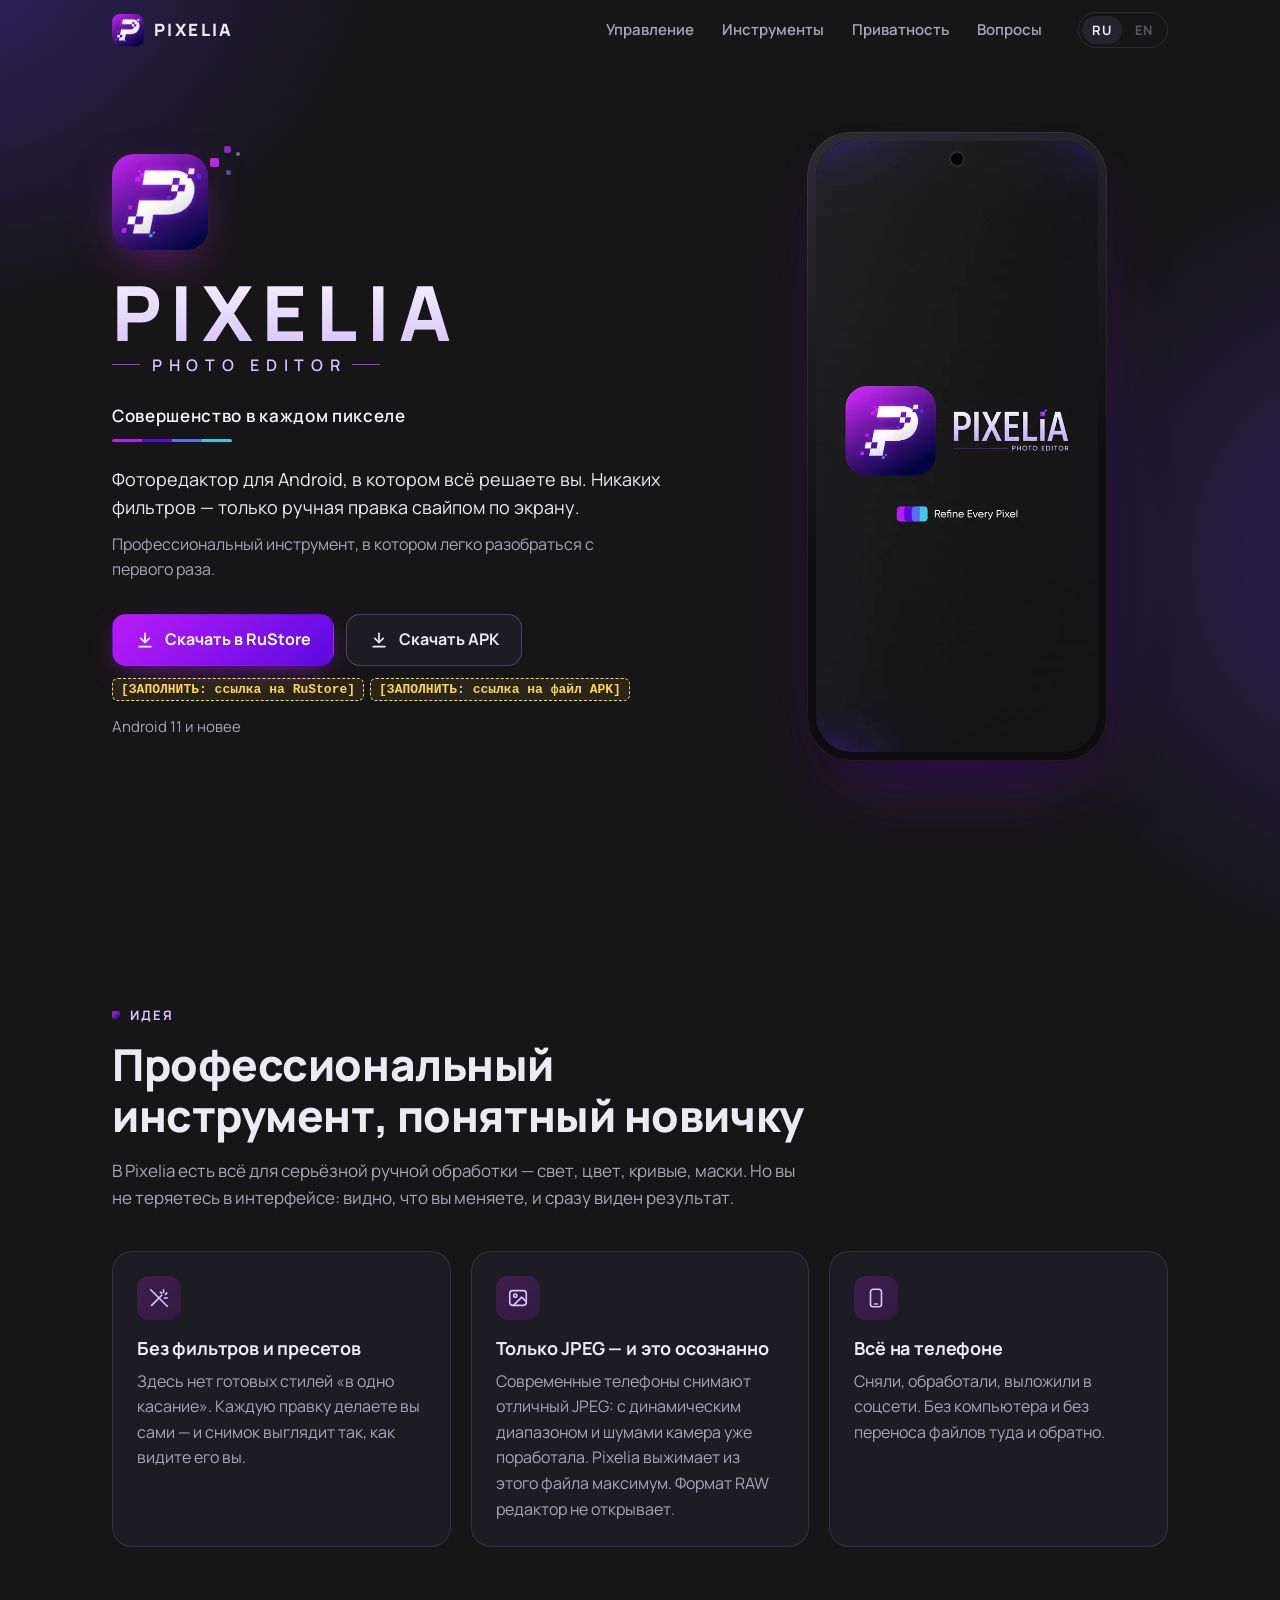
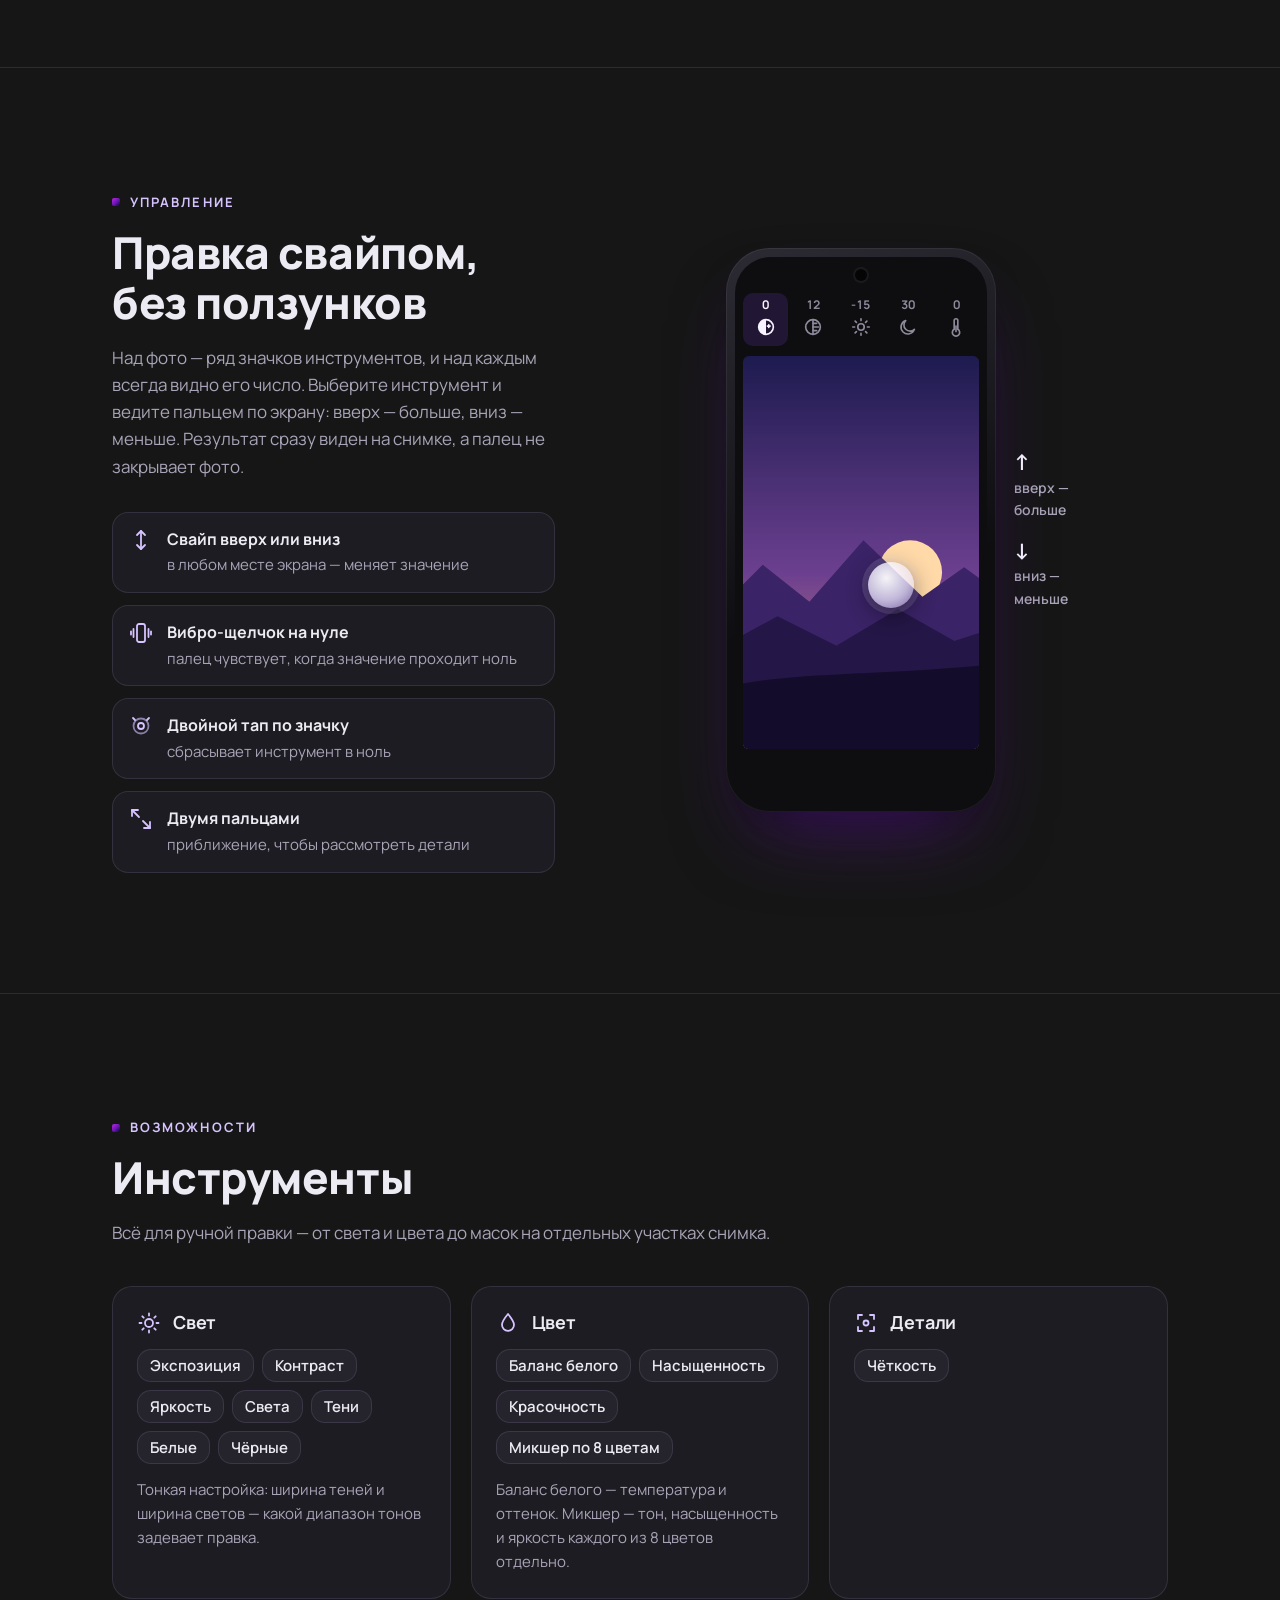
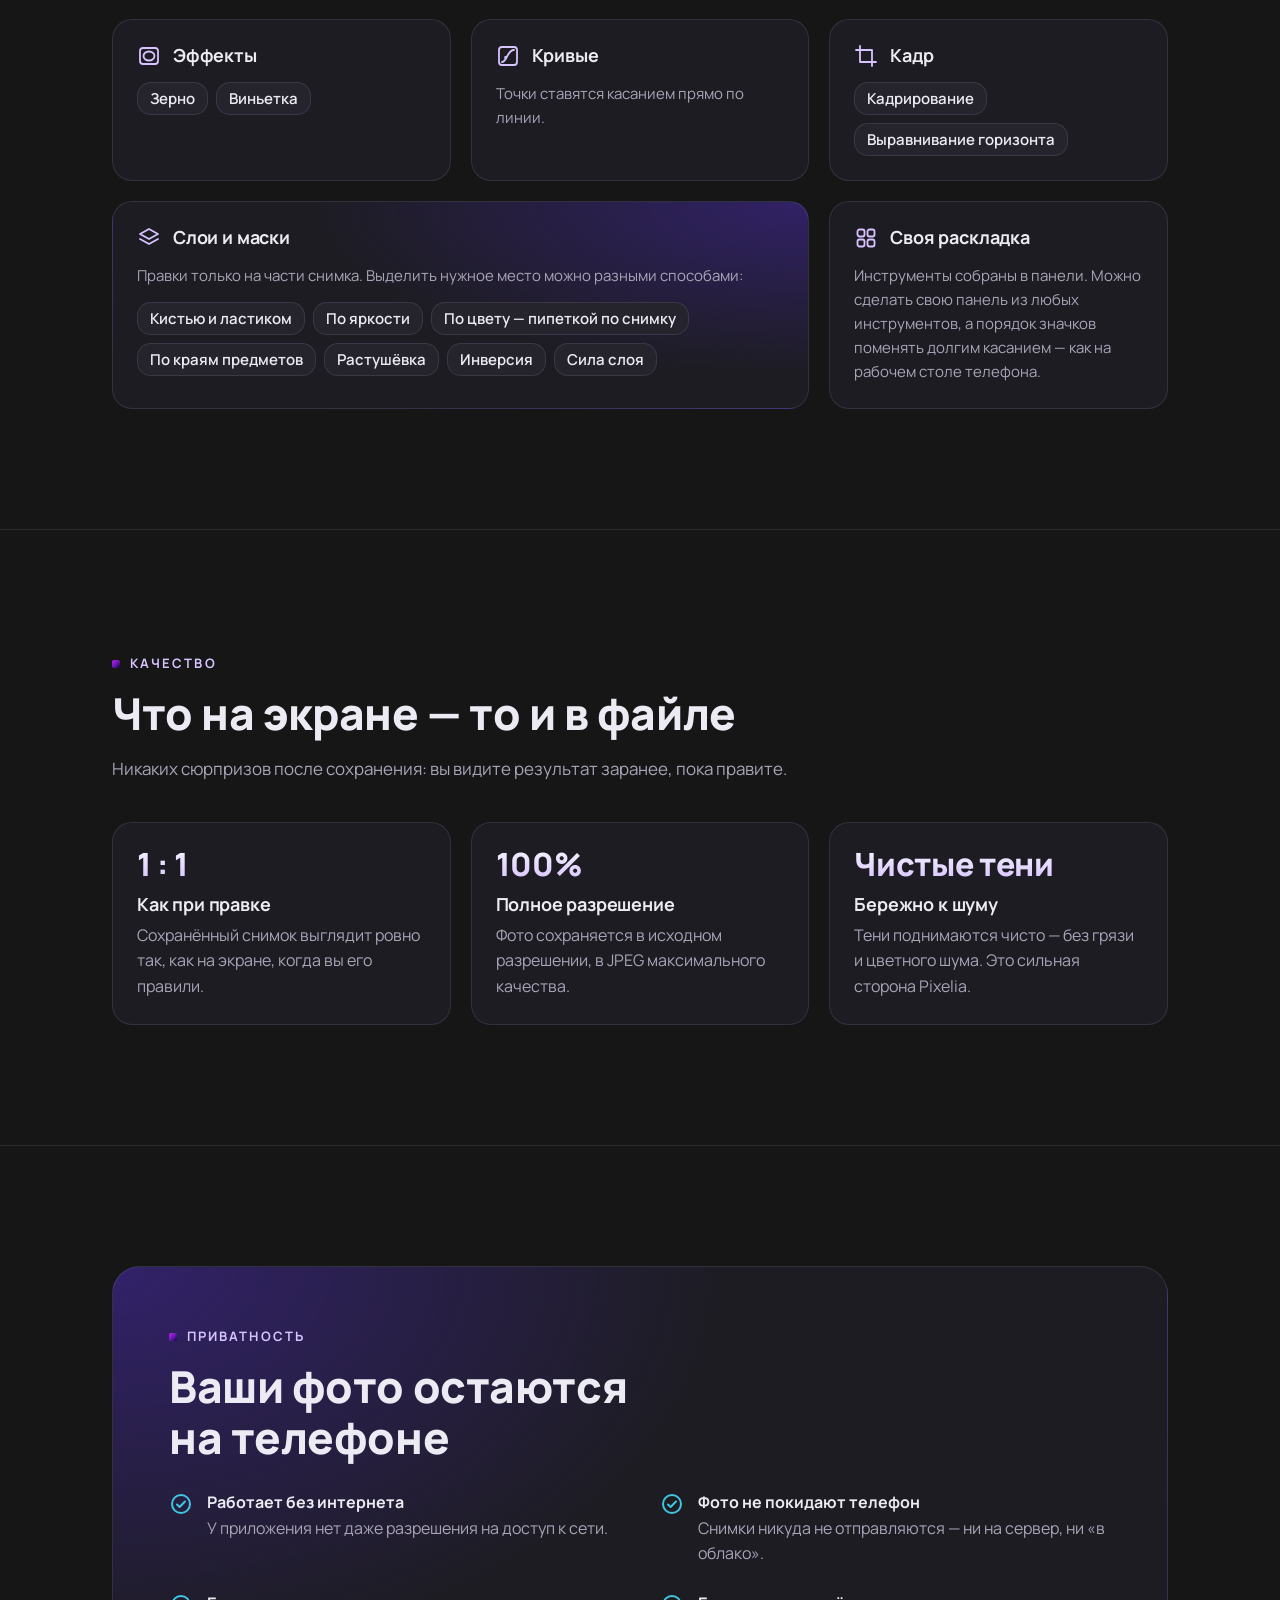
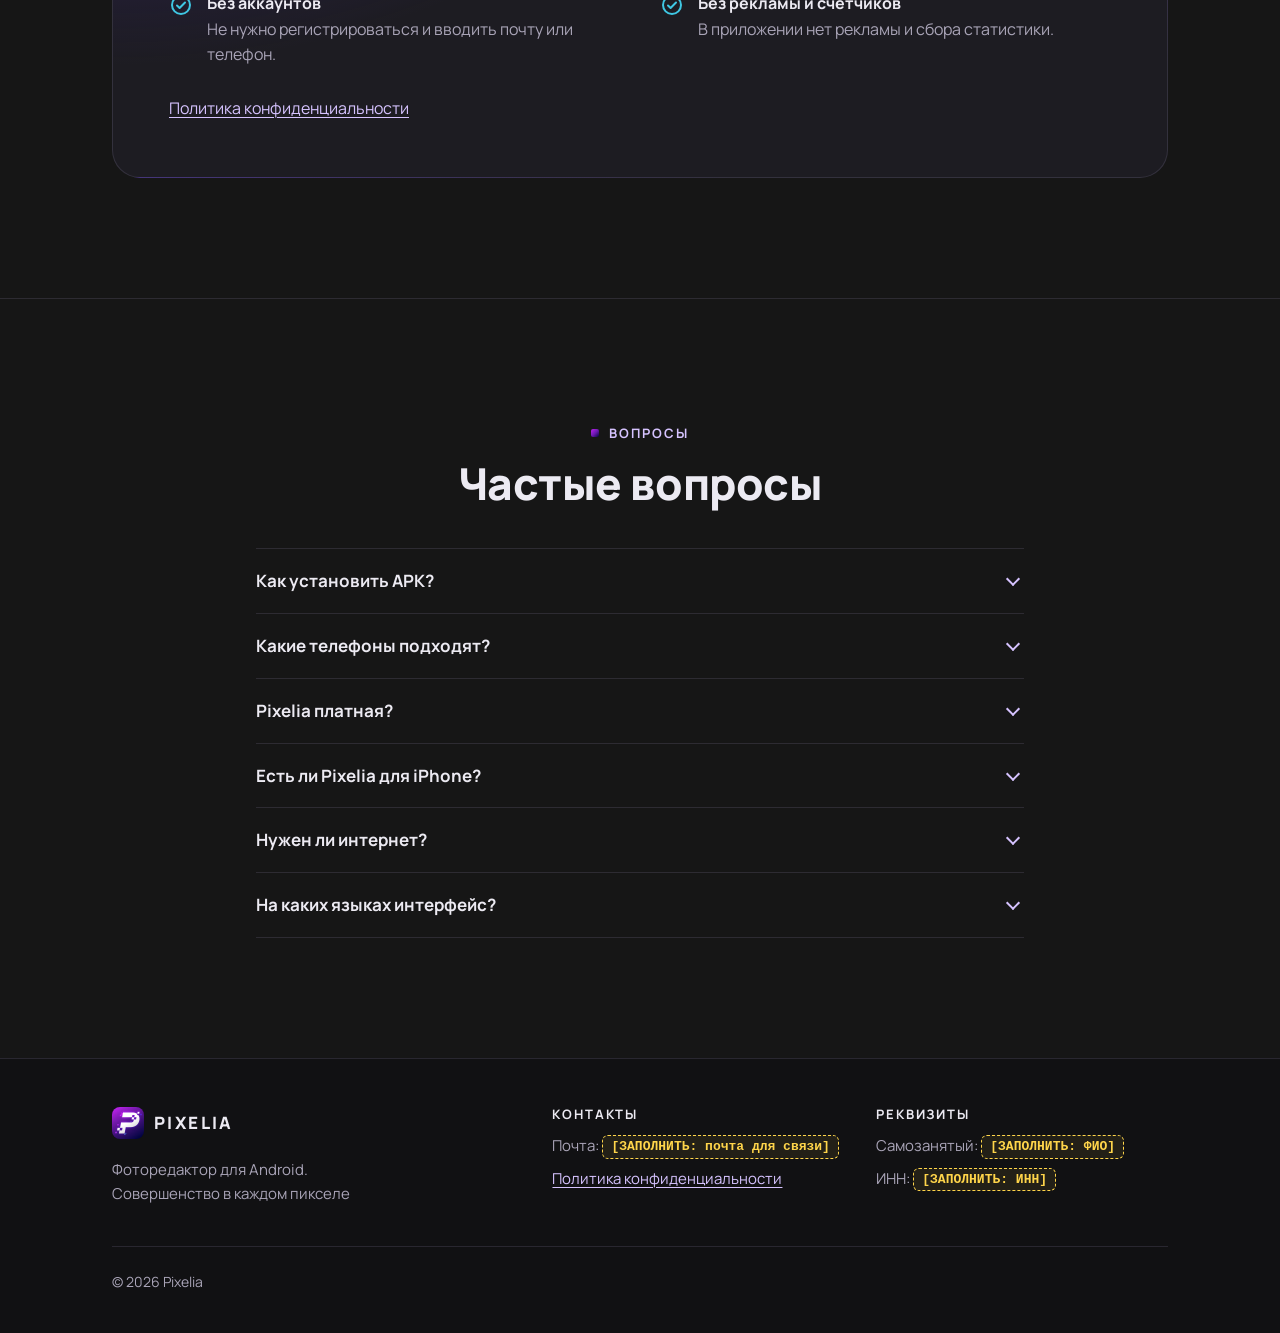
<file: index.html>
<!DOCTYPE html>
<html lang="ru">
<head>
  <meta charset="utf-8">
  <meta name="viewport" content="width=device-width, initial-scale=1">
  <title>Pixelia — фоторедактор для Android</title>
  <meta name="description" content="Pixelia — фоторедактор для Android без фильтров и пресетов. Ручная правка JPEG свайпом по экрану: свет, цвет, кривые, маски. Работает без интернета, фото остаются на телефоне.">
  <meta name="theme-color" content="#161616">

  <link rel="icon" href="favicon.ico" sizes="32x32">
  <link rel="icon" href="img/icon-192.png" type="image/png" sizes="192x192">
  <link rel="apple-touch-icon" href="img/apple-touch-icon.png">
  <link rel="manifest" href="site.webmanifest">

  <link rel="preload" href="fonts/manrope/manrope-cyrillic-wght-normal.woff2" as="font" type="font/woff2" crossorigin>
  <link rel="stylesheet" href="css/style.css">

  <!-- Превью ссылки для VK и Telegram. Адрес картинки обязан быть полным — поменять при переезде на домен (см. TODO.md). -->
  <meta property="og:type" content="website">
  <meta property="og:site_name" content="Pixelia">
  <meta property="og:locale" content="ru_RU">
  <meta property="og:title" content="Pixelia — фоторедактор для Android">
  <meta property="og:description" content="Ручная правка фото свайпом по экрану, без фильтров и пресетов. Работает без интернета — фото остаются на телефоне.">
  <meta property="og:image" content="https://alekseyvergazov.github.io/pixelia-site/img/og-image.jpg">
  <meta property="og:image:type" content="image/jpeg">
  <meta property="og:image:width" content="1200">
  <meta property="og:image:height" content="630">
  <meta property="og:image:alt" content="Pixelia — Photo Editor. Refine Every Pixel">
  <meta name="twitter:card" content="summary_large_image">

  <script src="js/main.js" defer></script>
</head>
<body>
  <a class="skip-link" href="#main">К содержанию</a>

  <header class="site-header">
    <div class="wrap site-header__inner">
      <a class="brand" href="./" aria-label="Pixelia — на главную">
        <picture>
          <source srcset="img/app-icon-256.webp" type="image/webp">
          <img src="img/app-icon-256.png" width="32" height="32" alt="">
        </picture>
        Pixelia
      </a>
      <nav class="site-nav" aria-label="Разделы">
        <a href="#swipe">Управление</a>
        <a href="#tools">Инструменты</a>
        <a href="#privacy">Приватность</a>
        <a href="#faq">Вопросы</a>
      </nav>
      <!-- Переключатель языка. Английская версия появится на этапе 2 — тогда EN станет ссылкой на en/ -->
      <nav class="lang" aria-label="Язык сайта">
        <span aria-current="page" lang="ru">RU</span>
        <span class="lang__soon" lang="en" title="English version coming soon">EN</span>
      </nav>
    </div>
  </header>

  <main id="main">

    <!-- ===== Первый экран ===== -->
    <section class="hero" aria-labelledby="hero-title">
      <div class="wrap hero__grid">
        <div class="hero__text">
          <div class="hero__icon">
            <picture>
              <source srcset="img/app-icon-256.webp" type="image/webp">
              <img src="img/app-icon-256.png" width="96" height="96" alt="Значок приложения Pixelia">
            </picture>
            <span class="pixels" aria-hidden="true"><i></i><i></i><i></i><i></i></span>
          </div>

          <h1 class="lockup" id="hero-title">
            <span class="lockup__name">Pixelia</span>
            <span class="lockup__sub">PHOTO EDITOR</span>
          </h1>

          <!-- Слоган: «Refine Every Pixel» в русской версии -->
          <p class="slogan">Совершенство в&nbsp;каждом пикселе</p>

          <p class="hero__lead">Фоторедактор для Android, в котором всё решаете вы. Никаких фильтров&nbsp;— только ручная правка свайпом по экрану.</p>
          <p class="hero__lead">Профессиональный инструмент, в котором легко разобраться с первого раза.</p>

          <div id="download">
            <div class="download">
              <!-- [ЗАПОЛНИТЬ] Когда появится ссылка: заменить aria-disabled="true" на href="…" и убрать заглушку ниже -->
              <a class="btn btn-primary" role="link" aria-disabled="true">
                <svg viewBox="0 0 24 24" fill="none" stroke="currentColor" stroke-width="2" stroke-linecap="round" stroke-linejoin="round" aria-hidden="true"><path d="M12 4v11"/><path d="m7 10 5 5 5-5"/><path d="M5 20h14"/></svg>
                Скачать в RuStore
              </a>
              <a class="btn btn-secondary" role="link" aria-disabled="true">
                <svg viewBox="0 0 24 24" fill="none" stroke="currentColor" stroke-width="2" stroke-linecap="round" stroke-linejoin="round" aria-hidden="true"><path d="M12 4v11"/><path d="m7 10 5 5 5-5"/><path d="M5 20h14"/></svg>
                Скачать APK
              </a>
            </div>
            <div class="download__stubs">
              <span class="stub">[ЗАПОЛНИТЬ: ссылка на RuStore]</span>
              <span class="stub">[ЗАПОЛНИТЬ: ссылка на файл APK]</span>
            </div>
            <p class="download__note">Android 11 и новее</p>
          </div>
        </div>

        <!-- Пока нет скриншотов — в телефоне заставка приложения. Заменить на этапе 3. -->
        <div class="phone" aria-hidden="true">
          <div class="phone__screen">
            <picture>
              <source srcset="img/splash-screen.webp" type="image/webp">
              <img src="img/splash-screen.jpg" width="540" height="1170" alt="">
            </picture>
          </div>
        </div>
      </div>
    </section>

    <!-- ===== Идея ===== -->
    <section class="section" id="idea" aria-labelledby="idea-title">
      <div class="wrap">
        <div class="section__head">
          <p class="eyebrow">Идея</p>
          <h2 id="idea-title">Профессиональный инструмент, понятный новичку</h2>
          <p class="section__lead">В Pixelia есть всё для серьёзной ручной обработки&nbsp;— свет, цвет, кривые, маски. Но вы не теряетесь в интерфейсе: видно, что вы меняете, и сразу виден результат.</p>
        </div>

        <div class="cards cards--3">
          <article class="card">
            <div class="card__icon" aria-hidden="true">
              <svg viewBox="0 0 24 24" fill="none" stroke="currentColor" stroke-width="1.8" stroke-linecap="round" stroke-linejoin="round"><path d="M4 20 15 9"/><path d="M17 3v3"/><path d="M20.5 6.5 19 8"/><path d="M21 12h-3"/><path d="M13.5 5.5 15 7"/><path d="M3 3l18 18"/></svg>
            </div>
            <h3>Без фильтров и пресетов</h3>
            <p>Здесь нет готовых стилей «в одно касание». Каждую правку делаете вы сами&nbsp;— и снимок выглядит так, как видите его вы.</p>
          </article>

          <article class="card">
            <div class="card__icon" aria-hidden="true">
              <svg viewBox="0 0 24 24" fill="none" stroke="currentColor" stroke-width="1.8" stroke-linecap="round" stroke-linejoin="round"><rect x="3" y="4" width="18" height="16" rx="3"/><circle cx="9" cy="9.5" r="1.8"/><path d="m21 16-5-5-9 9"/></svg>
            </div>
            <h3>Только JPEG&nbsp;— и это осознанно</h3>
            <p>Современные телефоны снимают отличный JPEG: с динамическим диапазоном и шумами камера уже поработала. Pixelia выжимает из этого файла максимум. Формат RAW редактор не открывает.</p>
          </article>

          <article class="card">
            <div class="card__icon" aria-hidden="true">
              <svg viewBox="0 0 24 24" fill="none" stroke="currentColor" stroke-width="1.8" stroke-linecap="round" stroke-linejoin="round"><rect x="6" y="2.5" width="12" height="19" rx="3"/><path d="M10.5 18.5h3"/></svg>
            </div>
            <h3>Всё на телефоне</h3>
            <p>Сняли, обработали, выложили в соцсети. Без компьютера и без переноса файлов туда и обратно.</p>
          </article>
        </div>
      </div>
    </section>

    <!-- ===== Управление свайпом ===== -->
    <section class="section" id="swipe" aria-labelledby="swipe-title">
      <div class="wrap swipe">
        <div>
          <div class="section__head">
            <p class="eyebrow">Управление</p>
            <h2 id="swipe-title">Правка свайпом, без ползунков</h2>
            <p class="section__lead">Над фото&nbsp;— ряд значков инструментов, и над каждым всегда видно его число. Выберите инструмент и ведите пальцем по экрану: вверх&nbsp;— больше, вниз&nbsp;— меньше. Результат сразу виден на снимке, а палец не закрывает фото.</p>
          </div>

          <ul class="gestures">
            <li>
              <svg viewBox="0 0 24 24" fill="none" stroke="currentColor" stroke-width="1.8" stroke-linecap="round" stroke-linejoin="round" aria-hidden="true"><path d="M12 3v18"/><path d="m8 7 4-4 4 4"/><path d="m8 17 4 4 4-4"/></svg>
              <div><strong>Свайп вверх или вниз</strong><span>в любом месте экрана&nbsp;— меняет значение</span></div>
            </li>
            <li>
              <svg viewBox="0 0 24 24" fill="none" stroke="currentColor" stroke-width="1.8" stroke-linecap="round" stroke-linejoin="round" aria-hidden="true"><rect x="8" y="3" width="8" height="18" rx="2"/><path d="M4.5 8v8"/><path d="M19.5 8v8"/><path d="M2 10.5v3"/><path d="M22 10.5v3"/></svg>
              <div><strong>Вибро-щелчок на нуле</strong><span>палец чувствует, когда значение проходит ноль</span></div>
            </li>
            <li>
              <svg viewBox="0 0 24 24" fill="none" stroke="currentColor" stroke-width="1.8" stroke-linecap="round" stroke-linejoin="round" aria-hidden="true"><circle cx="12" cy="12" r="3"/><circle cx="12" cy="12" r="7.5" opacity="0.6"/><path d="M4 4l2 2"/><path d="M20 4l-2 2"/></svg>
              <div><strong>Двойной тап по значку</strong><span>сбрасывает инструмент в ноль</span></div>
            </li>
            <li>
              <svg viewBox="0 0 24 24" fill="none" stroke="currentColor" stroke-width="1.8" stroke-linecap="round" stroke-linejoin="round" aria-hidden="true"><path d="M9 3H3v6"/><path d="M15 21h6v-6"/><path d="m3 3 7 7"/><path d="m21 21-7-7"/></svg>
              <div><strong>Двумя пальцами</strong><span>приближение, чтобы рассмотреть детали</span></div>
            </li>
          </ul>
        </div>

        <!-- Наглядная анимация: палец ведёт вверх и вниз, число над значком и яркость снимка меняются вместе с ним -->
        <div class="demo" aria-hidden="true">
          <div class="phone">
            <div class="phone__screen demo-screen">
              <div class="demo-tools">
                <div class="demo-tool is-active">
                  <span class="demo-num demo-num--live"></span>
                  <svg viewBox="0 0 24 24" fill="none" stroke="currentColor" stroke-width="1.8" stroke-linecap="round"><circle cx="12" cy="12" r="8"/><path d="M12 4a8 8 0 0 0 0 16z" fill="currentColor" stroke="none"/><path d="M15 9.5v3M13.5 11h3" /></svg>
                  <span class="demo-tap"></span>
                </div>
                <div class="demo-tool">
                  <span class="demo-num">12</span>
                  <svg viewBox="0 0 24 24" fill="none" stroke="currentColor" stroke-width="1.8" stroke-linecap="round"><circle cx="12" cy="12" r="8"/><path d="M12 4v16"/><path d="M12 8h4M12 12h6M12 16h4"/></svg>
                </div>
                <div class="demo-tool">
                  <span class="demo-num">-15</span>
                  <svg viewBox="0 0 24 24" fill="none" stroke="currentColor" stroke-width="1.8" stroke-linecap="round"><circle cx="12" cy="12" r="3.5"/><path d="M12 3v2M12 19v2M3 12h2M19 12h2M5.6 5.6 7 7M17 17l1.4 1.4M5.6 18.4 7 17M17 7l1.4-1.4"/></svg>
                </div>
                <div class="demo-tool">
                  <span class="demo-num">30</span>
                  <svg viewBox="0 0 24 24" fill="none" stroke="currentColor" stroke-width="1.8" stroke-linecap="round" stroke-linejoin="round"><path d="M19 14.5A7.5 7.5 0 1 1 9.5 5a6 6 0 0 0 9.5 9.5z"/></svg>
                </div>
                <div class="demo-tool">
                  <span class="demo-num">0</span>
                  <svg viewBox="0 0 24 24" fill="none" stroke="currentColor" stroke-width="1.8" stroke-linecap="round"><path d="M10 14.5V5a2 2 0 1 1 4 0v9.5a4 4 0 1 1-4 0z"/><path d="M12 11v6"/></svg>
                </div>
              </div>

              <div class="demo-photo">
                <svg viewBox="0 0 240 320" preserveAspectRatio="xMidYMid slice">
                  <defs>
                    <linearGradient id="demo-sky" x1="0" y1="0" x2="0" y2="1">
                      <stop offset="0" stop-color="#1D1B4F"/>
                      <stop offset="0.55" stop-color="#6B3F8F"/>
                      <stop offset="1" stop-color="#E08C7A"/>
                    </linearGradient>
                  </defs>
                  <rect width="240" height="320" fill="url(#demo-sky)"/>
                  <circle cx="160" cy="176" r="26" fill="#FFD9A8"/>
                  <path d="M0 210 40 170l38 30 44-50 48 46 34-24 36 26v122H0z" fill="#3A2366"/>
                  <path d="M0 240l52-28 48 24 50-30 46 26 44-14v102H0z" fill="#241646"/>
                  <path d="M0 272c60-16 120-10 240-22v70H0z" fill="#140C2B"/>
                </svg>
              </div>
              <div class="demo-bar"></div>

              <span class="demo-tick"></span>
              <span class="demo-finger"></span>
            </div>
          </div>

          <div class="demo-legend">
            <span><b>↑</b>вверх —<br>больше</span>
            <span><b>↓</b>вниз —<br>меньше</span>
          </div>
        </div>
      </div>
    </section>

    <!-- ===== Инструменты =====
         СПИСОК ИНСТРУМЕНТОВ — ТОЛЬКО ЗДЕСЬ (для русской версии).
         Набор ещё растёт: добавлять и править пункты в этом блоке. -->
    <section class="section" id="tools" aria-labelledby="tools-title">
      <div class="wrap">
        <div class="section__head">
          <p class="eyebrow">Возможности</p>
          <h2 id="tools-title">Инструменты</h2>
          <p class="section__lead">Всё для ручной правки&nbsp;— от света и цвета до масок на отдельных участках снимка.</p>
        </div>

        <div class="tools">
          <article class="tool-group">
            <h3>
              <svg viewBox="0 0 24 24" fill="none" stroke="currentColor" stroke-width="1.8" stroke-linecap="round" aria-hidden="true"><circle cx="12" cy="12" r="4"/><path d="M12 2.5v2M12 19.5v2M2.5 12h2M19.5 12h2M5.3 5.3l1.4 1.4M17.3 17.3l1.4 1.4M5.3 18.7l1.4-1.4M17.3 6.7l1.4-1.4"/></svg>
              Свет
            </h3>
            <ul>
              <li>Экспозиция</li>
              <li>Контраст</li>
              <li>Яркость</li>
              <li>Света</li>
              <li>Тени</li>
              <li>Белые</li>
              <li>Чёрные</li>
            </ul>
            <p>Тонкая настройка: ширина теней и ширина светов&nbsp;— какой диапазон тонов задевает правка.</p>
          </article>

          <article class="tool-group">
            <h3>
              <svg viewBox="0 0 24 24" fill="none" stroke="currentColor" stroke-width="1.8" stroke-linejoin="round" aria-hidden="true"><path d="M12 3c3.6 4.3 6 7.6 6 10.8a6 6 0 0 1-12 0C6 10.6 8.4 7.3 12 3z"/></svg>
              Цвет
            </h3>
            <ul>
              <li>Баланс белого</li>
              <li>Насыщенность</li>
              <li>Красочность</li>
              <li>Микшер по 8 цветам</li>
            </ul>
            <p>Баланс белого&nbsp;— температура и оттенок. Микшер&nbsp;— тон, насыщенность и яркость каждого из 8 цветов отдельно.</p>
          </article>

          <article class="tool-group">
            <h3>
              <svg viewBox="0 0 24 24" fill="none" stroke="currentColor" stroke-width="1.8" stroke-linecap="round" stroke-linejoin="round" aria-hidden="true"><path d="M4 8V4h4"/><path d="M16 4h4v4"/><path d="M20 16v4h-4"/><path d="M8 20H4v-4"/><circle cx="12" cy="12" r="2.5"/></svg>
              Детали
            </h3>
            <ul>
              <li>Чёткость</li>
            </ul>
          </article>

          <article class="tool-group">
            <h3>
              <svg viewBox="0 0 24 24" fill="none" stroke="currentColor" stroke-width="1.8" aria-hidden="true"><rect x="3" y="4" width="18" height="16" rx="3"/><ellipse cx="12" cy="12" rx="5.5" ry="4.5"/></svg>
              Эффекты
            </h3>
            <ul>
              <li>Зерно</li>
              <li>Виньетка</li>
            </ul>
          </article>

          <article class="tool-group">
            <h3>
              <svg viewBox="0 0 24 24" fill="none" stroke="currentColor" stroke-width="1.8" stroke-linecap="round" aria-hidden="true"><rect x="3" y="3" width="18" height="18" rx="3"/><path d="M6 18c5 0 5-12 12-12"/><circle cx="9.6" cy="13.4" r="1.4" fill="currentColor" stroke="none"/></svg>
              Кривые
            </h3>
            <p>Точки ставятся касанием прямо по линии.</p>
          </article>

          <article class="tool-group">
            <h3>
              <svg viewBox="0 0 24 24" fill="none" stroke="currentColor" stroke-width="1.8" stroke-linecap="round" stroke-linejoin="round" aria-hidden="true"><path d="M6 2v16h16"/><path d="M2 6h16v16"/></svg>
              Кадр
            </h3>
            <ul>
              <li>Кадрирование</li>
              <li>Выравнивание горизонта</li>
            </ul>
          </article>

          <article class="tool-group tool-group--wide">
            <h3>
              <svg viewBox="0 0 24 24" fill="none" stroke="currentColor" stroke-width="1.8" stroke-linecap="round" stroke-linejoin="round" aria-hidden="true"><path d="m12 3 9 5-9 5-9-5z"/><path d="m3 13 9 5 9-5"/></svg>
              Слои и маски
            </h3>
            <p>Правки только на части снимка. Выделить нужное место можно разными способами:</p>
            <ul>
              <li>Кистью и ластиком</li>
              <li>По яркости</li>
              <li>По цвету&nbsp;— пипеткой по снимку</li>
              <li>По краям предметов</li>
              <li>Растушёвка</li>
              <li>Инверсия</li>
              <li>Сила слоя</li>
            </ul>
          </article>

          <article class="tool-group">
            <h3>
              <svg viewBox="0 0 24 24" fill="none" stroke="currentColor" stroke-width="1.8" stroke-linejoin="round" aria-hidden="true"><rect x="3.5" y="3.5" width="7" height="7" rx="2"/><rect x="13.5" y="3.5" width="7" height="7" rx="2"/><rect x="3.5" y="13.5" width="7" height="7" rx="2"/><rect x="13.5" y="13.5" width="7" height="7" rx="2"/></svg>
              Своя раскладка
            </h3>
            <p>Инструменты собраны в панели. Можно сделать свою панель из любых инструментов, а порядок значков поменять долгим касанием&nbsp;— как на рабочем столе телефона.</p>
          </article>
        </div>
      </div>
    </section>
    <!-- ===== /Инструменты ===== -->

    <!-- ===== Качество ===== -->
    <section class="section" id="quality" aria-labelledby="quality-title">
      <div class="wrap">
        <div class="section__head">
          <p class="eyebrow">Качество</p>
          <h2 id="quality-title">Что на экране&nbsp;— то и в файле</h2>
          <p class="section__lead">Никаких сюрпризов после сохранения: вы видите результат заранее, пока правите.</p>
        </div>

        <div class="quality-grid">
          <article class="stat">
            <span class="stat__big">1 : 1</span>
            <h3>Как при правке</h3>
            <p>Сохранённый снимок выглядит ровно так, как на экране, когда вы его правили.</p>
          </article>
          <article class="stat">
            <span class="stat__big">100%</span>
            <h3>Полное разрешение</h3>
            <p>Фото сохраняется в исходном разрешении, в JPEG максимального качества.</p>
          </article>
          <article class="stat">
            <span class="stat__big">Чистые тени</span>
            <h3>Бережно к шуму</h3>
            <p>Тени поднимаются чисто&nbsp;— без грязи и цветного шума. Это сильная сторона Pixelia.</p>
          </article>
        </div>
      </div>
    </section>

    <!-- ===== Приватность ===== -->
    <section class="section" id="privacy" aria-labelledby="privacy-title">
      <div class="wrap">
        <div class="privacy-block">
          <div class="section__head">
            <p class="eyebrow">Приватность</p>
            <h2 id="privacy-title">Ваши фото остаются на телефоне</h2>
          </div>

          <ul class="privacy-list">
            <li>
              <svg viewBox="0 0 24 24" fill="none" stroke="currentColor" stroke-width="2" stroke-linecap="round" stroke-linejoin="round" aria-hidden="true"><circle cx="12" cy="12" r="9"/><path d="m8 12.5 2.6 2.5L16 9.5"/></svg>
              <div><strong>Работает без интернета</strong><span>У приложения нет даже разрешения на доступ к сети.</span></div>
            </li>
            <li>
              <svg viewBox="0 0 24 24" fill="none" stroke="currentColor" stroke-width="2" stroke-linecap="round" stroke-linejoin="round" aria-hidden="true"><circle cx="12" cy="12" r="9"/><path d="m8 12.5 2.6 2.5L16 9.5"/></svg>
              <div><strong>Фото не покидают телефон</strong><span>Снимки никуда не отправляются&nbsp;— ни на сервер, ни&nbsp;«в облако».</span></div>
            </li>
            <li>
              <svg viewBox="0 0 24 24" fill="none" stroke="currentColor" stroke-width="2" stroke-linecap="round" stroke-linejoin="round" aria-hidden="true"><circle cx="12" cy="12" r="9"/><path d="m8 12.5 2.6 2.5L16 9.5"/></svg>
              <div><strong>Без аккаунтов</strong><span>Не нужно регистрироваться и вводить почту или телефон.</span></div>
            </li>
            <li>
              <svg viewBox="0 0 24 24" fill="none" stroke="currentColor" stroke-width="2" stroke-linecap="round" stroke-linejoin="round" aria-hidden="true"><circle cx="12" cy="12" r="9"/><path d="m8 12.5 2.6 2.5L16 9.5"/></svg>
              <div><strong>Без рекламы и счётчиков</strong><span>В приложении нет рекламы и сбора статистики.</span></div>
            </li>
          </ul>

          <p class="privacy-block__more"><a href="privacy/">Политика конфиденциальности</a></p>
        </div>
      </div>
    </section>

    <!-- Раздел «Скриншоты и до/после» появится на этапе 3, когда в screens/ будут файлы. -->

    <!-- ===== Вопросы ===== -->
    <section class="section" id="faq" aria-labelledby="faq-title">
      <div class="wrap">
        <div class="section__head section__head--center">
          <p class="eyebrow">Вопросы</p>
          <h2 id="faq-title">Частые вопросы</h2>
        </div>

        <div class="faq">
          <details>
            <summary>Как установить APK?</summary>
            <div class="faq__answer">
              <p>APK&nbsp;— это установочный файл приложения. Если вы скачиваете Pixelia не из магазина, а файлом с этого сайта, Android попросит один раз разрешить установку:</p>
              <ol>
                <li>Нажмите <strong>«Скачать APK»</strong> вверху страницы и дождитесь окончания загрузки.</li>
                <li>Откройте скачанный файл&nbsp;— из уведомления о загрузке или из папки <strong>«Загрузки»</strong>.</li>
                <li>Телефон предупредит, что установка из этого источника запрещена. Нажмите <strong>«Настройки»</strong>.</li>
                <li>Включите переключатель <strong>«Разрешить установку из этого источника»</strong>&nbsp;— для браузера или файлового менеджера, через который вы открыли файл.</li>
                <li>Вернитесь назад и нажмите <strong>«Установить»</strong>.</li>
              </ol>
              <p>Названия пунктов у разных производителей телефонов могут немного отличаться. После установки разрешение можно снова выключить в тех же настройках.</p>
            </div>
          </details>

          <details>
            <summary>Какие телефоны подходят?</summary>
            <div class="faq__answer">
              <p>Любой телефон на <strong>Android 11 и новее</strong>. Узнать версию можно в настройках телефона: «Настройки» → «О телефоне» → «Версия Android».</p>
            </div>
          </details>

          <details>
            <summary>Pixelia платная?</summary>
            <div class="faq__answer">
              <p>Базовая версия бесплатна.</p>
            </div>
          </details>

          <details>
            <summary>Есть ли Pixelia для iPhone?</summary>
            <div class="faq__answer">
              <p>Пока только Android.</p>
            </div>
          </details>

          <details>
            <summary>Нужен ли интернет?</summary>
            <div class="faq__answer">
              <p>Нет. Pixelia работает полностью без интернета, фото никуда не отправляются.</p>
            </div>
          </details>

          <details>
            <summary>На каких языках интерфейс?</summary>
            <div class="faq__answer">
              <p>На русском, английском, немецком и испанском.</p>
            </div>
          </details>
        </div>
      </div>
    </section>

  </main>

  <footer class="site-footer">
    <div class="wrap">
      <div class="site-footer__grid">
        <div>
          <a class="brand" href="./">
            <picture>
              <source srcset="img/app-icon-256.webp" type="image/webp">
              <img src="img/app-icon-256.png" width="32" height="32" alt="" loading="lazy">
            </picture>
            Pixelia
          </a>
          <p class="site-footer__slogan">Фоторедактор для Android.<br>Совершенство в&nbsp;каждом пикселе</p>
        </div>

        <div>
          <h2>Контакты</h2>
          <ul>
            <!-- [ЗАПОЛНИТЬ] Когда будет почта: <a href="mailto:адрес">адрес</a> -->
            <li>Почта: <span class="stub">[ЗАПОЛНИТЬ: почта для связи]</span></li>
            <li><a href="privacy/">Политика конфиденциальности</a></li>
          </ul>
        </div>

        <div>
          <h2>Реквизиты</h2>
          <ul>
            <li>Самозанятый: <span class="stub">[ЗАПОЛНИТЬ: ФИО]</span></li>
            <li>ИНН: <span class="stub">[ЗАПОЛНИТЬ: ИНН]</span></li>
          </ul>
        </div>
      </div>

      <p class="site-footer__bottom">© 2026 Pixelia</p>
    </div>
  </footer>
</body>
</html>
</file>
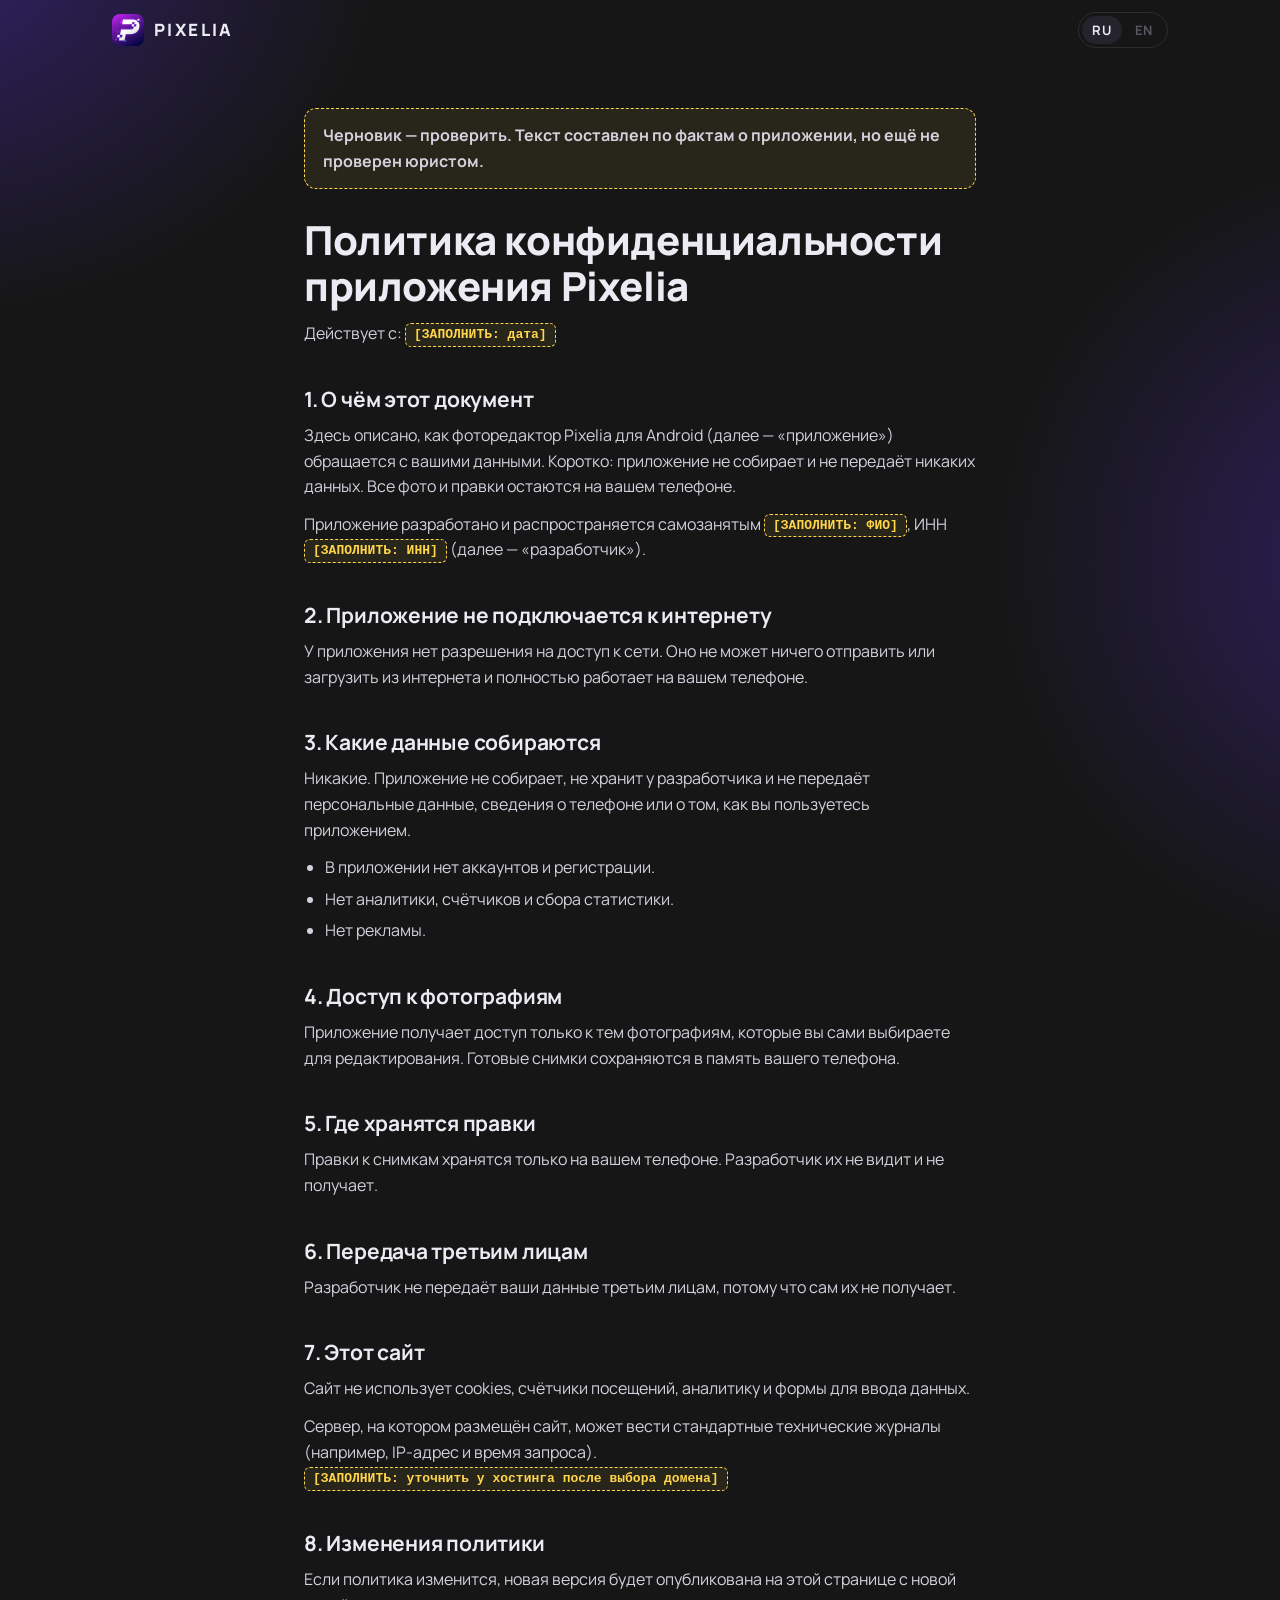
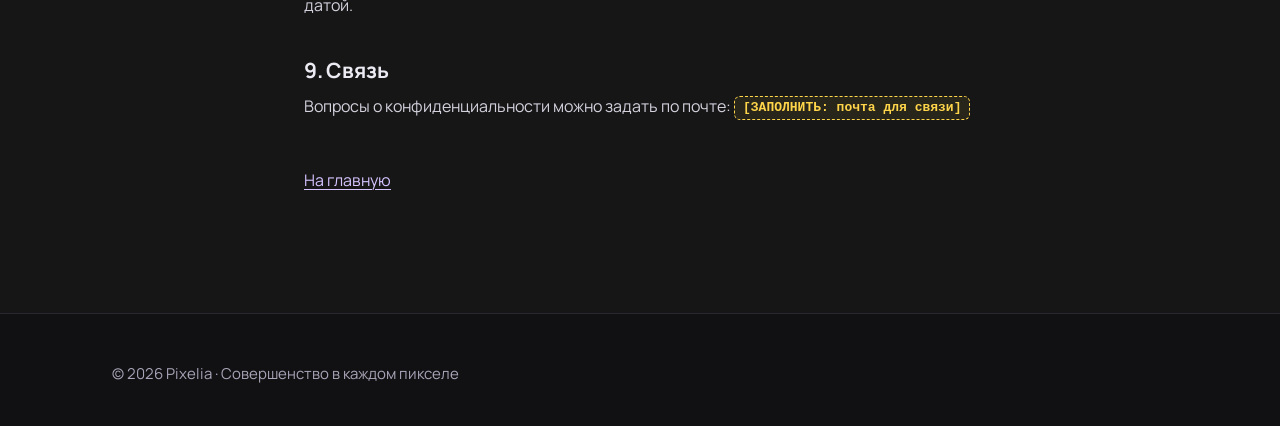
<file: privacy/index.html>
<!DOCTYPE html>
<html lang="ru">
<head>
  <meta charset="utf-8">
  <meta name="viewport" content="width=device-width, initial-scale=1">
  <title>Политика конфиденциальности — Pixelia</title>
  <meta name="description" content="Политика конфиденциальности фоторедактора Pixelia для Android: приложение работает без интернета, не собирает и не передаёт данные.">
  <meta name="theme-color" content="#161616">

  <link rel="icon" href="../favicon.ico" sizes="32x32">
  <link rel="icon" href="../img/icon-192.png" type="image/png" sizes="192x192">
  <link rel="apple-touch-icon" href="../img/apple-touch-icon.png">
  <link rel="manifest" href="../site.webmanifest">

  <link rel="preload" href="../fonts/manrope/manrope-cyrillic-wght-normal.woff2" as="font" type="font/woff2" crossorigin>
  <link rel="stylesheet" href="../css/style.css">

  <meta property="og:type" content="website">
  <meta property="og:site_name" content="Pixelia">
  <meta property="og:locale" content="ru_RU">
  <meta property="og:title" content="Политика конфиденциальности — Pixelia">
  <meta property="og:description" content="Pixelia работает без интернета и не собирает данные. Фото остаются на телефоне.">
  <meta property="og:image" content="https://alekseyvergazov.github.io/pixelia-site/img/og-image.jpg">
  <meta property="og:image:type" content="image/jpeg">
  <meta property="og:image:width" content="1200">
  <meta property="og:image:height" content="630">
  <meta property="og:image:alt" content="Pixelia — Photo Editor. Refine Every Pixel">
  <meta name="twitter:card" content="summary_large_image">
</head>
<body>
  <a class="skip-link" href="#main">К содержанию</a>

  <header class="site-header">
    <div class="wrap site-header__inner">
      <a class="brand" href="../" aria-label="Pixelia — на главную">
        <picture>
          <source srcset="../img/app-icon-256.webp" type="image/webp">
          <img src="../img/app-icon-256.png" width="32" height="32" alt="">
        </picture>
        Pixelia
      </a>
      <!-- Английская версия появится на этапе 2 — тогда EN станет ссылкой на ../en/privacy/ -->
      <nav class="lang" aria-label="Язык сайта">
        <span aria-current="page" lang="ru">RU</span>
        <span class="lang__soon" lang="en" title="English version coming soon">EN</span>
      </nav>
    </div>
  </header>

  <main id="main" class="wrap doc">
    <p class="draft-note">Черновик&nbsp;— проверить. Текст составлен по фактам о приложении, но ещё не проверен юристом.</p>

    <h1>Политика конфиденциальности приложения Pixelia</h1>
    <p class="doc__meta">Действует с: <span class="stub">[ЗАПОЛНИТЬ: дата]</span></p>

    <h2>1. О чём этот документ</h2>
    <p>Здесь описано, как фоторедактор Pixelia для Android (далее&nbsp;— «приложение») обращается с вашими данными. Коротко: приложение не собирает и не передаёт никаких данных. Все фото и правки остаются на вашем телефоне.</p>
    <p>Приложение разработано и распространяется самозанятым <span class="stub">[ЗАПОЛНИТЬ: ФИО]</span>, ИНН <span class="stub">[ЗАПОЛНИТЬ: ИНН]</span> (далее&nbsp;— «разработчик»).</p>

    <h2>2. Приложение не подключается к интернету</h2>
    <p>У приложения нет разрешения на доступ к сети. Оно не может ничего отправить или загрузить из интернета и полностью работает на вашем телефоне.</p>

    <h2>3. Какие данные собираются</h2>
    <p>Никакие. Приложение не собирает, не хранит у разработчика и не передаёт персональные данные, сведения о телефоне или о том, как вы пользуетесь приложением.</p>
    <ul>
      <li>В приложении нет аккаунтов и регистрации.</li>
      <li>Нет аналитики, счётчиков и сбора статистики.</li>
      <li>Нет рекламы.</li>
    </ul>

    <h2>4. Доступ к фотографиям</h2>
    <p>Приложение получает доступ только к тем фотографиям, которые вы сами выбираете для редактирования. Готовые снимки сохраняются в память вашего телефона.</p>

    <h2>5. Где хранятся правки</h2>
    <p>Правки к снимкам хранятся только на вашем телефоне. Разработчик их не видит и не получает.</p>

    <h2>6. Передача третьим лицам</h2>
    <p>Разработчик не передаёт ваши данные третьим лицам, потому что сам их не получает.</p>

    <h2>7. Этот сайт</h2>
    <p>Сайт не использует cookies, счётчики посещений, аналитику и формы для ввода данных.</p>
    <p>Сервер, на котором размещён сайт, может вести стандартные технические журналы (например, IP-адрес и время запроса). <span class="stub">[ЗАПОЛНИТЬ: уточнить у хостинга после выбора домена]</span></p>

    <h2>8. Изменения политики</h2>
    <p>Если политика изменится, новая версия будет опубликована на этой странице с новой датой.</p>

    <h2>9. Связь</h2>
    <p>Вопросы о конфиденциальности можно задать по почте: <span class="stub">[ЗАПОЛНИТЬ: почта для связи]</span></p>

    <p class="doc__back"><a href="../">На главную</a></p>
  </main>

  <footer class="site-footer">
    <div class="wrap">
      <p>© 2026 Pixelia · Совершенство в&nbsp;каждом пикселе</p>
    </div>
  </footer>
</body>
</html>
</file>
<file: css/style.css>
/* Pixelia — стили сайта.
   Тема только тёмная. Сначала телефон (от 360 px), потом планшет и компьютер. */

/* ---------- Шрифт: Manrope (OFL, файлы и лицензия в fonts/manrope/) ---------- */

@font-face {
  font-family: "Manrope";
  font-style: normal;
  font-display: swap;
  font-weight: 200 800;
  src: url("../fonts/manrope/manrope-cyrillic-wght-normal.woff2") format("woff2-variations"),
       url("../fonts/manrope/manrope-cyrillic-wght-normal.woff2") format("woff2");
  unicode-range: U+0301, U+0400-045F, U+0490-0491, U+04B0-04B1, U+2116;
}

@font-face {
  font-family: "Manrope";
  font-style: normal;
  font-display: swap;
  font-weight: 200 800;
  src: url("../fonts/manrope/manrope-latin-wght-normal.woff2") format("woff2-variations"),
       url("../fonts/manrope/manrope-latin-wght-normal.woff2") format("woff2");
  unicode-range: U+0000-00FF, U+0131, U+0152-0153, U+02BB-02BC, U+02C6, U+02DA, U+02DC, U+0304, U+0308, U+0329, U+2000-206F, U+20AC, U+2122, U+2191, U+2193, U+2212, U+2215, U+FEFF, U+FFFD;
}

/* ---------- Цвета и размеры ---------- */

:root {
  color-scheme: dark;

  /* Цвета сняты пипеткой с assets/brand (logo-full, app-icon, splash-*). */

  /* фон и поверхности */
  --bg: #161616;
  --bg-raised: #1D1C22;
  --bg-raised-2: #25232C;
  --line: rgba(214, 195, 255, 0.12);
  --line-strong: rgba(214, 195, 255, 0.24);
  --glow: #33226E;

  /* текст */
  --text: #ECEAF2;
  --text-muted: #A9A4B7;
  --lav-1: #F7F4FF;
  --lav-2: #D6C3FF;

  /* фирменные */
  --accent: #8B3DF0;
  --icon-1: #BE23EE;
  --icon-2: #6A18B0;
  --icon-3: #04053F;
  --stripe-1: #B91CF8;
  --stripe-2: #5B0AE1;
  --stripe-3: #586EF3;
  --stripe-4: #3FC7E3;

  --grad-icon: linear-gradient(135deg, var(--icon-1) 0%, var(--icon-2) 52%, var(--icon-3) 100%);
  --grad-button: linear-gradient(135deg, var(--stripe-1) 0%, var(--stripe-2) 100%);
  --grad-text: linear-gradient(180deg, var(--lav-1) 0%, var(--lav-2) 100%);
  --grad-stripe: linear-gradient(90deg, var(--stripe-1) 0 25%, var(--stripe-2) 25% 50%, var(--stripe-3) 50% 75%, var(--stripe-4) 75% 100%);

  /* заглушки [ЗАПОЛНИТЬ: …] — нарочно заметные */
  --stub: #FFD54A;

  --font: "Manrope", system-ui, -apple-system, "Segoe UI", Roboto, Arial, sans-serif;
  --radius: 20px;
  --radius-sm: 12px;
  --wrap: 1120px;
  --gutter: 16px;
  --section-y: 64px;
}

@media (min-width: 720px) {
  :root {
    --gutter: 32px;
    --section-y: 96px;
  }
}

@media (min-width: 1024px) {
  :root {
    --section-y: 120px;
  }
}

/* ---------- Основа ---------- */

*,
*::before,
*::after {
  box-sizing: border-box;
}

html {
  -webkit-text-size-adjust: 100%;
  text-size-adjust: 100%;
  scroll-behavior: smooth;
  scroll-padding-top: 16px;
}

/* На телефоне страница листается порциями — «прищёлкивается» к началу раздела.
   proximity, а не mandatory: разделы длиннее экрана можно спокойно прокрутить до конца,
   защёлкивание срабатывает только рядом с началом следующего раздела. */
@media (max-width: 720px) and (pointer: coarse) {
  html {
    scroll-snap-type: y proximity;
  }

  .hero,
  .section,
  .site-footer {
    scroll-snap-align: start;
    scroll-snap-stop: normal;
  }
}

body {
  margin: 0;
  min-height: 100vh;
  /* мягкое фиолетовое свечение по углам, как на логотипе */
  background:
    radial-gradient(520px 460px at -60px -40px, rgba(51, 34, 110, 0.95), rgba(51, 34, 110, 0) 72%),
    radial-gradient(420px 520px at calc(100% + 100px) 1250px, rgba(51, 34, 110, 0.8), rgba(51, 34, 110, 0) 72%),
    var(--bg);
  background-repeat: no-repeat;
  color: var(--text);
  font-family: var(--font);
  font-size: 1rem;
  line-height: 1.6;
  overflow-wrap: break-word;
  -webkit-font-smoothing: antialiased;
  -moz-osx-font-smoothing: grayscale;
}

img,
svg {
  display: block;
  max-width: 100%;
}

img {
  height: auto;
}

a {
  color: var(--lav-2);
  text-decoration-thickness: 1px;
  text-underline-offset: 3px;
}

a:hover {
  color: var(--lav-1);
}

:focus-visible {
  outline: 2px solid var(--lav-2);
  outline-offset: 3px;
  border-radius: 6px;
}

h1,
h2,
h3 {
  margin: 0;
  line-height: 1.15;
  letter-spacing: -0.01em;
  text-wrap: balance;
}

h2 {
  font-size: clamp(1.75rem, 1.2rem + 2.4vw, 2.75rem);
  font-weight: 800;
}

h3 {
  font-size: 1.125rem;
  font-weight: 700;
}

p {
  margin: 0;
}

p + p {
  margin-top: 0.75em;
}

.wrap {
  width: 100%;
  max-width: var(--wrap);
  margin-inline: auto;
  padding-inline: var(--gutter);
}

.visually-hidden {
  position: absolute !important;
  width: 1px;
  height: 1px;
  margin: -1px;
  padding: 0;
  overflow: hidden;
  clip: rect(0 0 0 0);
  white-space: nowrap;
  border: 0;
}

.skip-link {
  position: absolute;
  left: var(--gutter);
  top: -100px;
  z-index: 100;
  padding: 10px 16px;
  border-radius: var(--radius-sm);
  background: var(--bg-raised-2);
  color: var(--text);
}

.skip-link:focus {
  top: 12px;
}

/* ---------- Заглушки ---------- */

.stub {
  display: inline-block;
  padding: 1px 8px;
  border: 1px dashed var(--stub);
  border-radius: 6px;
  background: rgba(255, 213, 74, 0.08);
  color: var(--stub);
  font-family: ui-monospace, "SFMono-Regular", Menlo, Consolas, monospace;
  font-size: 0.8125rem;
  font-weight: 600;
  line-height: 1.5;
  letter-spacing: 0;
  vertical-align: middle;
}

/* ---------- Шапка ---------- */

.site-header {
  position: relative;
  z-index: 50;
}

.site-header__inner {
  display: flex;
  align-items: center;
  gap: 16px;
  height: 60px;
}

.brand {
  display: inline-flex;
  align-items: center;
  gap: 10px;
  color: var(--text);
  text-decoration: none;
  font-weight: 800;
  font-size: 1.0625rem;
  letter-spacing: 0.14em;
  text-transform: uppercase;
}

.brand:hover {
  color: var(--lav-1);
}

.brand img,
.brand__icon {
  width: 32px;
  height: 32px;
  border-radius: 8px;
}

/* значок картинкой из CSS — для 404, где пути в HTML зависят от адреса */
.brand__icon {
  display: block;
  flex: none;
  background: url("../img/app-icon-256.webp") center / cover no-repeat;
}

.site-nav {
  display: none;
  margin-left: auto;
  gap: 4px;
}

.site-nav a {
  padding: 8px 12px;
  border-radius: 10px;
  color: var(--text-muted);
  font-size: 0.9375rem;
  font-weight: 600;
  text-decoration: none;
}

.site-nav a:hover {
  color: var(--text);
  background: var(--bg-raised);
}

.lang {
  display: flex;
  align-items: center;
  gap: 2px;
  margin-left: auto;
  padding: 3px;
  border: 1px solid var(--line);
  border-radius: 999px;
  font-size: 0.8125rem;
  font-weight: 700;
  letter-spacing: 0.06em;
}

.site-nav + .lang {
  margin-left: 8px;
}

.lang a,
.lang span {
  display: inline-block;
  min-width: 40px;
  padding: 5px 10px;
  border-radius: 999px;
  color: var(--text-muted);
  text-align: center;
  text-decoration: none;
  line-height: 1.4;
}

.lang a:hover {
  color: var(--text);
}

.lang [aria-current="page"] {
  background: var(--bg-raised-2);
  color: var(--text);
}

.lang .lang__soon {
  opacity: 0.45;
  cursor: default;
}

@media (min-width: 880px) {
  .site-nav {
    display: flex;
  }
}

/* ---------- Кнопки ---------- */

.btn {
  display: inline-flex;
  align-items: center;
  justify-content: center;
  gap: 10px;
  min-height: 52px;
  padding: 12px 22px;
  border: 1px solid transparent;
  border-radius: 14px;
  font: inherit;
  font-size: 1rem;
  font-weight: 700;
  line-height: 1.2;
  text-decoration: none;
  cursor: pointer;
  transition: transform 0.15s ease, box-shadow 0.2s ease, background-color 0.2s ease;
}

.btn svg {
  flex: none;
  width: 20px;
  height: 20px;
}

.btn-primary {
  background: var(--grad-button);
  color: #fff;
  box-shadow: 0 8px 28px -10px rgba(185, 28, 248, 0.7);
}

.btn-primary:hover {
  color: #fff;
  box-shadow: 0 10px 34px -8px rgba(185, 28, 248, 0.85);
}

.btn-secondary {
  border-color: var(--line-strong);
  background: var(--bg-raised);
  color: var(--text);
}

.btn-secondary:hover {
  color: var(--text);
  background: var(--bg-raised-2);
}

.btn:active {
  transform: translateY(1px);
}

/* Кнопка без ссылки (ссылка пока не известна — см. TODO.md) */
.btn[aria-disabled="true"] {
  cursor: default;
}

.btn[aria-disabled="true"]:active {
  transform: none;
}

/* ---------- Первый экран ---------- */

.hero {
  padding-block: 40px var(--section-y);
}

@media (min-width: 960px) {
  body {
    background:
      radial-gradient(640px 520px at -80px -60px, rgba(51, 34, 110, 0.95), rgba(51, 34, 110, 0) 72%),
      radial-gradient(560px 560px at calc(100% + 120px) 560px, rgba(51, 34, 110, 0.8), rgba(51, 34, 110, 0) 72%),
      var(--bg);
    background-repeat: no-repeat;
  }
}

.hero__grid {
  display: grid;
  gap: 48px;
  align-items: center;
}

.hero__text {
  text-align: center;
}

.hero__icon {
  position: relative;
  width: 96px;
  height: 96px;
  margin: 0 auto 24px;
}

.hero__icon img {
  width: 96px;
  height: 96px;
  border-radius: 22px;
  box-shadow: 0 18px 50px -14px rgba(190, 35, 238, 0.55);
}

.lockup {
  display: flex;
  flex-direction: column;
  align-items: center;
  gap: 6px;
}

.lockup__name {
  background: var(--grad-text);
  -webkit-background-clip: text;
  background-clip: text;
  color: transparent;
  font-size: clamp(2.75rem, 1.6rem + 6vw, 4.75rem);
  font-weight: 800;
  line-height: 1;
  letter-spacing: 0.12em;
  text-transform: uppercase;
  /* компенсируем разрядку после последней буквы, чтобы слово стояло по центру */
  margin-right: -0.12em;
}

.lockup__sub {
  display: flex;
  align-items: center;
  gap: 12px;
  color: var(--lav-2);
  font-size: clamp(0.8125rem, 0.72rem + 0.5vw, 1rem);
  font-weight: 600;
  letter-spacing: 0.42em;
  margin-right: -0.42em;
}

.lockup__sub::before,
.lockup__sub::after {
  content: "";
  width: 28px;
  height: 1px;
  background: var(--accent);
}

.lockup__sub::after {
  margin-left: -0.42em;
}

.slogan {
  display: inline-flex;
  flex-direction: column;
  align-items: center;
  gap: 10px;
  margin-top: 28px;
  color: var(--lav-1);
  font-size: 1.0625rem;
  font-weight: 600;
  letter-spacing: 0.04em;
  text-align: center;
}

.slogan::after {
  content: "";
  width: 120px;
  height: 3px;
  border-radius: 2px;
  background: var(--grad-stripe);
}

.hero__lead {
  max-width: 34em;
  margin: 24px auto 0;
  color: var(--text);
  font-size: 1.125rem;
  line-height: 1.55;
}

.hero__lead + .hero__lead {
  margin-top: 10px;
  color: var(--text-muted);
  font-size: 1rem;
}

.download {
  display: flex;
  flex-direction: column;
  gap: 12px;
  max-width: 360px;
  margin: 32px auto 0;
}

.download__note {
  margin-top: 14px;
  color: var(--text-muted);
  font-size: 0.9375rem;
}

.download__stubs {
  display: flex;
  flex-wrap: wrap;
  justify-content: center;
  gap: 6px;
  margin-top: 12px;
}

@media (min-width: 480px) {
  .download {
    flex-direction: row;
    flex-wrap: wrap;
    justify-content: center;
    max-width: none;
  }
}

@media (min-width: 960px) {
  .hero {
    padding-top: 72px;
  }

  .hero__grid {
    grid-template-columns: 1.15fr 0.85fr;
    gap: 64px;
  }

  .hero__text {
    text-align: left;
  }

  .hero__icon {
    margin-left: 0;
  }

  .lockup,
  .slogan {
    align-items: flex-start;
  }

  .hero__lead {
    margin-left: 0;
  }

  .download,
  .download__stubs {
    justify-content: flex-start;
  }
}

/* ---------- Пиксели — фирменный акцент (квадратики, отлетающие от формы) ---------- */

.pixels {
  position: absolute;
  pointer-events: none;
}

.pixels i {
  position: absolute;
  display: block;
  border-radius: 2px;
}

.hero__icon .pixels {
  top: -6px;
  right: -30px;
  width: 30px;
  height: 40px;
}

.pixels i:nth-child(1) { top: 10px;  left: 2px;  width: 9px; height: 9px; background: var(--icon-1); }
.pixels i:nth-child(2) { top: -2px;  left: 16px; width: 7px; height: 7px; background: #9A28EA; opacity: 0.85; }
.pixels i:nth-child(3) { top: 22px;  left: 18px; width: 5px; height: 5px; background: var(--stripe-3); opacity: 0.7; }
.pixels i:nth-child(4) { top: 4px;   left: 28px; width: 4px; height: 4px; background: var(--lav-2); opacity: 0.5; }

/* ---------- Телефон ---------- */

.phone {
  position: relative;
  width: min(280px, 66vw);
  margin-inline: auto;
  padding: 9px;
  border-radius: 44px;
  background: linear-gradient(160deg, #2C2A33, #0E0E11 60%);
  box-shadow:
    0 0 0 1px rgba(255, 255, 255, 0.06) inset,
    0 40px 80px -30px rgba(106, 24, 176, 0.55),
    0 20px 40px -20px rgba(0, 0, 0, 0.8);
}

.phone__screen {
  position: relative;
  overflow: hidden;
  aspect-ratio: 9 / 19.5;
  border-radius: 36px;
  background: #0B0B0D;
}

.phone__screen > img,
.phone__screen > picture img {
  width: 100%;
  height: 100%;
  object-fit: cover;
}

/* вырез камеры */
.phone__screen::before {
  content: "";
  position: absolute;
  top: 12px;
  left: 50%;
  z-index: 5;
  width: 12px;
  height: 12px;
  border-radius: 50%;
  background: #050506;
  box-shadow: 0 0 0 2px rgba(255, 255, 255, 0.05);
  transform: translateX(-50%);
}

@media (min-width: 960px) {
  .phone {
    width: 300px;
  }
}

/* ---------- Разделы ---------- */

.section {
  padding-block: var(--section-y);
}

.section + .section {
  border-top: 1px solid var(--line);
}

.section__head {
  max-width: 44rem;
  margin-bottom: 40px;
}

.section__head--center {
  margin-inline: auto;
  text-align: center;
}

.eyebrow {
  display: inline-flex;
  align-items: center;
  gap: 10px;
  margin-bottom: 14px;
  color: var(--lav-2);
  font-size: 0.8125rem;
  font-weight: 700;
  letter-spacing: 0.16em;
  text-transform: uppercase;
}

.eyebrow::before {
  content: "";
  width: 8px;
  height: 8px;
  border-radius: 2px;
  background: var(--grad-icon);
}

.section__lead {
  margin-top: 16px;
  color: var(--text-muted);
  font-size: 1.0625rem;
}

/* ---------- Карточки ---------- */

.cards {
  display: grid;
  gap: 16px;
}

@media (min-width: 720px) {
  .cards {
    grid-template-columns: repeat(2, 1fr);
    gap: 20px;
  }
}

@media (min-width: 1024px) {
  .cards--3 {
    grid-template-columns: repeat(3, 1fr);
  }
}

.card {
  padding: 24px;
  border: 1px solid var(--line);
  border-radius: var(--radius);
  background: var(--bg-raised);
}

.card h3 {
  margin-bottom: 10px;
}

.card p {
  color: var(--text-muted);
}

.card__icon {
  display: grid;
  place-items: center;
  width: 44px;
  height: 44px;
  margin-bottom: 18px;
  border-radius: 12px;
  background: linear-gradient(135deg, rgba(190, 35, 238, 0.22), rgba(106, 24, 176, 0.22));
  color: var(--lav-2);
}

.card__icon svg {
  width: 22px;
  height: 22px;
}

/* ---------- Свайп: наглядная анимация ---------- */

.swipe {
  display: grid;
  gap: 48px;
  align-items: center;
}

@media (min-width: 960px) {
  .swipe {
    grid-template-columns: 0.9fr 1.1fr;
    gap: 72px;
  }

  .swipe .section__head {
    margin-bottom: 32px;
  }
}

.gestures {
  display: grid;
  gap: 12px;
  margin: 0;
  padding: 0;
  list-style: none;
}

.gestures li {
  display: flex;
  align-items: flex-start;
  gap: 14px;
  padding: 14px 16px;
  border: 1px solid var(--line);
  border-radius: 16px;
  background: var(--bg-raised);
}

.gestures svg {
  flex: none;
  width: 24px;
  height: 24px;
  margin-top: 1px;
  color: var(--lav-2);
}

.gestures strong {
  display: block;
  font-weight: 700;
}

.gestures span {
  color: var(--text-muted);
  font-size: 0.9375rem;
}

/* Демо: число над значком меняется вместе со свайпом.
   --demo-n — целое число, анимируется через @property. */

@property --demo-n {
  syntax: "<integer>";
  inherits: false;
  initial-value: 0;
}

.demo {
  position: relative;
  display: flex;
  justify-content: center;
  gap: 18px;
}

.demo .phone {
  width: min(270px, 70vw);
  margin: 0;
}

.demo-screen {
  display: flex;
  flex-direction: column;
  padding: 36px 0 0;
  background: #0E0E11;
}

.demo-tools {
  display: grid;
  grid-template-columns: repeat(5, 1fr);
  gap: 2px;
  padding: 0 8px 10px;
}

.demo-tool {
  position: relative;
  display: flex;
  flex-direction: column;
  align-items: center;
  gap: 5px;
  padding: 6px 0 8px;
  border-radius: 10px;
  color: #8E8A9C;
}

.demo-tool svg {
  width: 22px;
  height: 22px;
}

.demo-num {
  font-size: 0.75rem;
  font-weight: 700;
  line-height: 1;
  font-variant-numeric: tabular-nums;
  color: #8E8A9C;
}

.demo-tool.is-active {
  background: rgba(139, 61, 240, 0.16);
  color: var(--lav-1);
}

.demo-tool.is-active .demo-num {
  color: var(--lav-1);
}

.demo-num--live::after {
  content: counter(demo-n);
  counter-reset: demo-n var(--demo-n);
  animation: demo-count 7s linear infinite;
}

.demo-photo {
  position: relative;
  flex: 1;
  margin: 0 8px;
  overflow: hidden;
  border-radius: 6px;
}

.demo-photo svg {
  width: 100%;
  height: 100%;
  animation: demo-exposure 7s linear infinite;
}

.demo-bar {
  height: 54px;
}

.demo-finger {
  position: absolute;
  top: 60%;
  left: 62%;
  z-index: 3;
  width: 46px;
  height: 46px;
  margin: -23px 0 0 -23px;
  border-radius: 50%;
  background: radial-gradient(circle at 40% 35%, rgba(255, 255, 255, 0.95), rgba(238, 233, 255, 0.75) 55%, rgba(214, 195, 255, 0.4));
  box-shadow: 0 6px 22px rgba(0, 0, 0, 0.45), 0 0 0 6px rgba(238, 233, 255, 0.14);
  animation: demo-finger 7s linear infinite;
}

.demo-tick {
  position: absolute;
  top: 60%;
  left: 62%;
  z-index: 2;
  width: 46px;
  height: 46px;
  margin: -23px 0 0 -23px;
  border: 2px solid var(--lav-2);
  border-radius: 50%;
  opacity: 0;
  animation: demo-tick 7s linear infinite;
}

/* двойной тап — по центру значка активного инструмента */
.demo-tap {
  position: absolute;
  top: 34px;
  left: 50%;
  z-index: 3;
  width: 40px;
  height: 40px;
  margin: -20px 0 0 -20px;
  border-radius: 50%;
  background: rgba(238, 233, 255, 0.75);
  opacity: 0;
  animation: demo-tap 7s linear infinite;
}

.demo .phone {
  animation: demo-buzz 7s linear infinite;
}

/* js/main.js ставит паузу, когда демо не видно на экране */
.demo.is-paused .phone,
.demo.is-paused .demo-finger,
.demo.is-paused .demo-tick,
.demo.is-paused .demo-tap,
.demo.is-paused .demo-photo svg,
.demo.is-paused .demo-num--live::after {
  animation-play-state: paused;
}

.demo-legend {
  display: flex;
  flex-direction: column;
  justify-content: center;
  gap: 18px;
  color: var(--text-muted);
  font-size: 0.875rem;
  font-weight: 600;
}

.demo-legend span {
  display: flex;
  flex-direction: column;
  align-items: flex-start;
  gap: 4px;
}

.demo-legend b {
  color: var(--lav-1);
  font-size: 1.375rem;
  line-height: 1;
}

@media (max-width: 400px) {
  .demo {
    gap: 10px;
  }

  .demo .phone {
    width: 64vw;
  }

  .demo-legend {
    font-size: 0.8125rem;
  }
}

/* Сценарий (7 с): палец ведёт вверх (+40), затем вниз через ноль (−28, щелчок на нуле),
   отпускает, двойной тап по значку сбрасывает число в 0. */

@keyframes demo-finger {
  0%   { opacity: 0; transform: translateY(0) scale(1.2); }
  6%   { opacity: 1; transform: translateY(0) scale(1); }
  30%  { transform: translateY(-80px); }
  40%  { transform: translateY(-80px); }
  70%  { opacity: 1; transform: translateY(56px); }
  76%  { opacity: 1; transform: translateY(56px) scale(1); }
  80%  { opacity: 0; transform: translateY(56px) scale(1.2); }
  100% { opacity: 0; transform: translateY(56px) scale(1.2); }
}

@keyframes demo-count {
  0%    { --demo-n: 0; }
  6%    { --demo-n: 0; }
  30%   { --demo-n: 40; }
  40%   { --demo-n: 40; }
  70%   { --demo-n: -28; }
  91%   { --demo-n: -28; }
  91.5% { --demo-n: 0; }
  100%  { --demo-n: 0; }
}

@keyframes demo-exposure {
  0%    { filter: brightness(1); }
  6%    { filter: brightness(1); }
  30%   { filter: brightness(1.45); }
  40%   { filter: brightness(1.45); }
  70%   { filter: brightness(0.66); }
  91%   { filter: brightness(0.66); }
  91.5% { filter: brightness(1); }
  100%  { filter: brightness(1); }
}

/* число проходит ноль на ~57,6 % — там же щелчок */
@keyframes demo-tick {
  0%, 57%   { opacity: 0; transform: scale(0.8); }
  57.6%     { opacity: 0.9; transform: scale(0.9); }
  64%       { opacity: 0; transform: scale(1.9); }
  100%      { opacity: 0; transform: scale(1.9); }
}

@keyframes demo-buzz {
  0%, 57.4% { transform: translateX(0); }
  58%       { transform: translateX(-1.5px); }
  58.6%     { transform: translateX(1.5px); }
  59.2%     { transform: translateX(-1px); }
  59.8%     { transform: translateX(0); }
  100%      { transform: translateX(0); }
}

@keyframes demo-tap {
  0%, 84% { opacity: 0; transform: scale(0.5); }
  85%     { opacity: 0.85; transform: scale(0.6); }
  87.5%   { opacity: 0; transform: scale(1.3); }
  88.5%   { opacity: 0.85; transform: scale(0.6); }
  91%     { opacity: 0; transform: scale(1.3); }
  100%    { opacity: 0; transform: scale(1.3); }
}

/* ---------- Инструменты ---------- */

.tools {
  display: grid;
  gap: 16px;
}

@media (min-width: 720px) {
  .tools {
    grid-template-columns: repeat(2, 1fr);
    gap: 20px;
  }
}

@media (min-width: 1024px) {
  .tools {
    grid-template-columns: repeat(3, 1fr);
  }
}

.tool-group {
  padding: 24px;
  border: 1px solid var(--line);
  border-radius: var(--radius);
  background: var(--bg-raised);
}

.tool-group h3 {
  display: flex;
  align-items: center;
  gap: 12px;
  margin-bottom: 14px;
}

.tool-group h3 svg {
  flex: none;
  width: 24px;
  height: 24px;
  color: var(--lav-2);
}

.tool-group ul {
  display: flex;
  flex-wrap: wrap;
  gap: 8px;
  margin: 0;
  padding: 0;
  list-style: none;
}

.tool-group li {
  padding: 5px 12px;
  border: 1px solid var(--line);
  border-radius: 14px;
  background: var(--bg-raised-2);
  font-size: 0.9375rem;
  font-weight: 600;
  line-height: 1.4;
}

.tool-group p {
  margin-top: 14px;
  color: var(--text-muted);
  font-size: 0.9375rem;
}

.tool-group h3 + p {
  margin-top: 0;
}

.tool-group p + ul {
  margin-top: 14px;
}

.tool-group--wide {
  background:
    radial-gradient(120% 140% at 100% 0%, rgba(51, 34, 110, 0.9), rgba(51, 34, 110, 0) 60%),
    var(--bg-raised);
}

@media (min-width: 720px) {
  .tool-group--wide {
    grid-column: 1 / -1;
  }
}

@media (min-width: 1024px) {
  .tool-group--wide {
    grid-column: span 2;
  }
}

/* ---------- Качество ---------- */

.quality-grid {
  display: grid;
  gap: 16px;
}

@media (min-width: 720px) {
  .quality-grid {
    grid-template-columns: repeat(3, 1fr);
    gap: 20px;
  }
}

.stat {
  padding: 24px;
  border: 1px solid var(--line);
  border-radius: var(--radius);
  background: var(--bg-raised);
}

.stat__big {
  display: block;
  margin-bottom: 12px;
  background: var(--grad-text);
  -webkit-background-clip: text;
  background-clip: text;
  color: transparent;
  font-size: 2rem;
  font-weight: 800;
  line-height: 1.1;
  letter-spacing: -0.01em;
}

.stat h3 {
  margin-bottom: 8px;
}

.stat p {
  color: var(--text-muted);
}

/* ---------- Приватность ---------- */

.privacy-block {
  position: relative;
  overflow: hidden;
  padding: 32px 24px;
  border: 1px solid var(--line);
  border-radius: 28px;
  background:
    radial-gradient(90% 120% at 0% 0%, rgba(51, 34, 110, 0.95), rgba(51, 34, 110, 0) 65%),
    var(--bg-raised);
}

.privacy-block .section__head {
  margin-bottom: 28px;
}

.privacy-list {
  display: grid;
  gap: 18px;
  margin: 0;
  padding: 0;
  list-style: none;
}

.privacy-list li {
  display: flex;
  gap: 14px;
}

.privacy-list svg {
  flex: none;
  width: 24px;
  height: 24px;
  margin-top: 2px;
  color: var(--stripe-4);
}

.privacy-list strong {
  display: block;
}

.privacy-list span {
  color: var(--text-muted);
}

.privacy-block__more {
  margin-top: 28px;
}

@media (min-width: 720px) {
  .privacy-block {
    padding: 56px;
  }

  .privacy-list {
    grid-template-columns: repeat(2, 1fr);
    gap: 24px 40px;
  }
}

/* ---------- Вопросы ---------- */

.faq {
  max-width: 48rem;
  margin-inline: auto;
}

.faq details {
  border-bottom: 1px solid var(--line);
}

.faq details:first-child {
  border-top: 1px solid var(--line);
}

.faq summary {
  position: relative;
  display: block;
  padding: 20px 44px 20px 0;
  font-size: 1.0625rem;
  font-weight: 700;
  line-height: 1.4;
  cursor: pointer;
  list-style: none;
}

.faq summary::-webkit-details-marker {
  display: none;
}

.faq summary::after {
  content: "";
  position: absolute;
  top: 50%;
  right: 6px;
  width: 10px;
  height: 10px;
  margin-top: -7px;
  border-right: 2px solid var(--lav-2);
  border-bottom: 2px solid var(--lav-2);
  transform: rotate(45deg);
  transition: transform 0.2s ease;
}

.faq details[open] summary::after {
  margin-top: -2px;
  transform: rotate(-135deg);
}

.faq__answer {
  padding: 0 0 22px;
  color: var(--text-muted);
}

.faq__answer ol {
  margin: 12px 0 0;
  padding-left: 1.4em;
}

.faq__answer li + li {
  margin-top: 8px;
}

.faq__answer ol + p {
  margin-top: 12px;
}

.faq__answer strong {
  color: var(--text);
}

/* ---------- Подвал ---------- */

.site-footer {
  padding-block: 48px 40px;
  border-top: 1px solid var(--line);
  background: #111113;
  color: var(--text-muted);
  font-size: 0.9375rem;
}

.site-footer__grid {
  display: grid;
  gap: 32px;
}

.site-footer h2 {
  margin-bottom: 12px;
  color: var(--text);
  font-size: 0.8125rem;
  font-weight: 700;
  letter-spacing: 0.14em;
  text-transform: uppercase;
}

.site-footer ul {
  margin: 0;
  padding: 0;
  list-style: none;
}

.site-footer li + li {
  margin-top: 8px;
}

.site-footer__slogan {
  margin-top: 12px;
}

.site-footer__bottom {
  margin-top: 40px;
  padding-top: 24px;
  border-top: 1px solid var(--line);
  font-size: 0.875rem;
}

@media (min-width: 720px) {
  .site-footer__grid {
    grid-template-columns: 1.4fr 1fr 1fr;
  }
}

/* ---------- Текстовые страницы (политика) ---------- */

.doc {
  max-width: 46rem;
  padding-block: 48px var(--section-y);
}

.doc h1 {
  font-size: clamp(1.75rem, 1.3rem + 2vw, 2.5rem);
  font-weight: 800;
}

.doc h2 {
  margin: 40px 0 12px;
  font-size: 1.3125rem;
  font-weight: 700;
}

.doc p,
.doc li {
  color: #D4D1DD;
}

.doc ul {
  margin: 12px 0 0;
  padding-left: 1.3em;
}

.doc li + li {
  margin-top: 6px;
}

.doc__meta {
  margin-top: 12px;
  color: var(--text-muted);
}

.doc__back {
  margin-top: 48px;
}

.draft-note {
  margin-bottom: 28px;
  padding: 14px 18px;
  border: 1px dashed var(--stub);
  border-radius: var(--radius-sm);
  background: rgba(255, 213, 74, 0.08);
  color: var(--stub);
  font-weight: 700;
}

/* ---------- 404 ---------- */

.not-found {
  display: grid;
  place-items: center;
  min-height: calc(100vh - 60px);
  padding-block: 48px;
  text-align: center;
}

.not-found__code {
  position: relative;
  display: inline-block;
  background: var(--grad-text);
  -webkit-background-clip: text;
  background-clip: text;
  color: transparent;
  font-size: clamp(5rem, 3rem + 12vw, 9rem);
  font-weight: 800;
  line-height: 1;
  letter-spacing: 0.04em;
}

.not-found__code .pixels {
  top: -4px;
  right: -34px;
  width: 34px;
  height: 40px;
}

.not-found h1 {
  margin-top: 20px;
  font-size: clamp(1.5rem, 1.2rem + 1.4vw, 2rem);
  font-weight: 800;
}

.not-found p {
  max-width: 28em;
  margin: 14px auto 0;
  color: var(--text-muted);
}

.not-found .btn {
  margin-top: 28px;
}

/* ---------- Меньше движения ---------- */

@media (prefers-reduced-motion: reduce) {
  html {
    scroll-behavior: auto;
  }

  .demo .phone,
  .demo-finger,
  .demo-tick,
  .demo-tap,
  .demo-photo svg,
  .demo-num--live::after {
    animation: none;
  }

  /* статичный кадр: палец поднял значение до 40 */
  .demo-finger {
    opacity: 1;
    transform: translateY(-80px);
  }

  .demo-num--live::after {
    --demo-n: 40;
  }

  .demo-photo svg {
    filter: brightness(1.45);
  }
}
</file>
